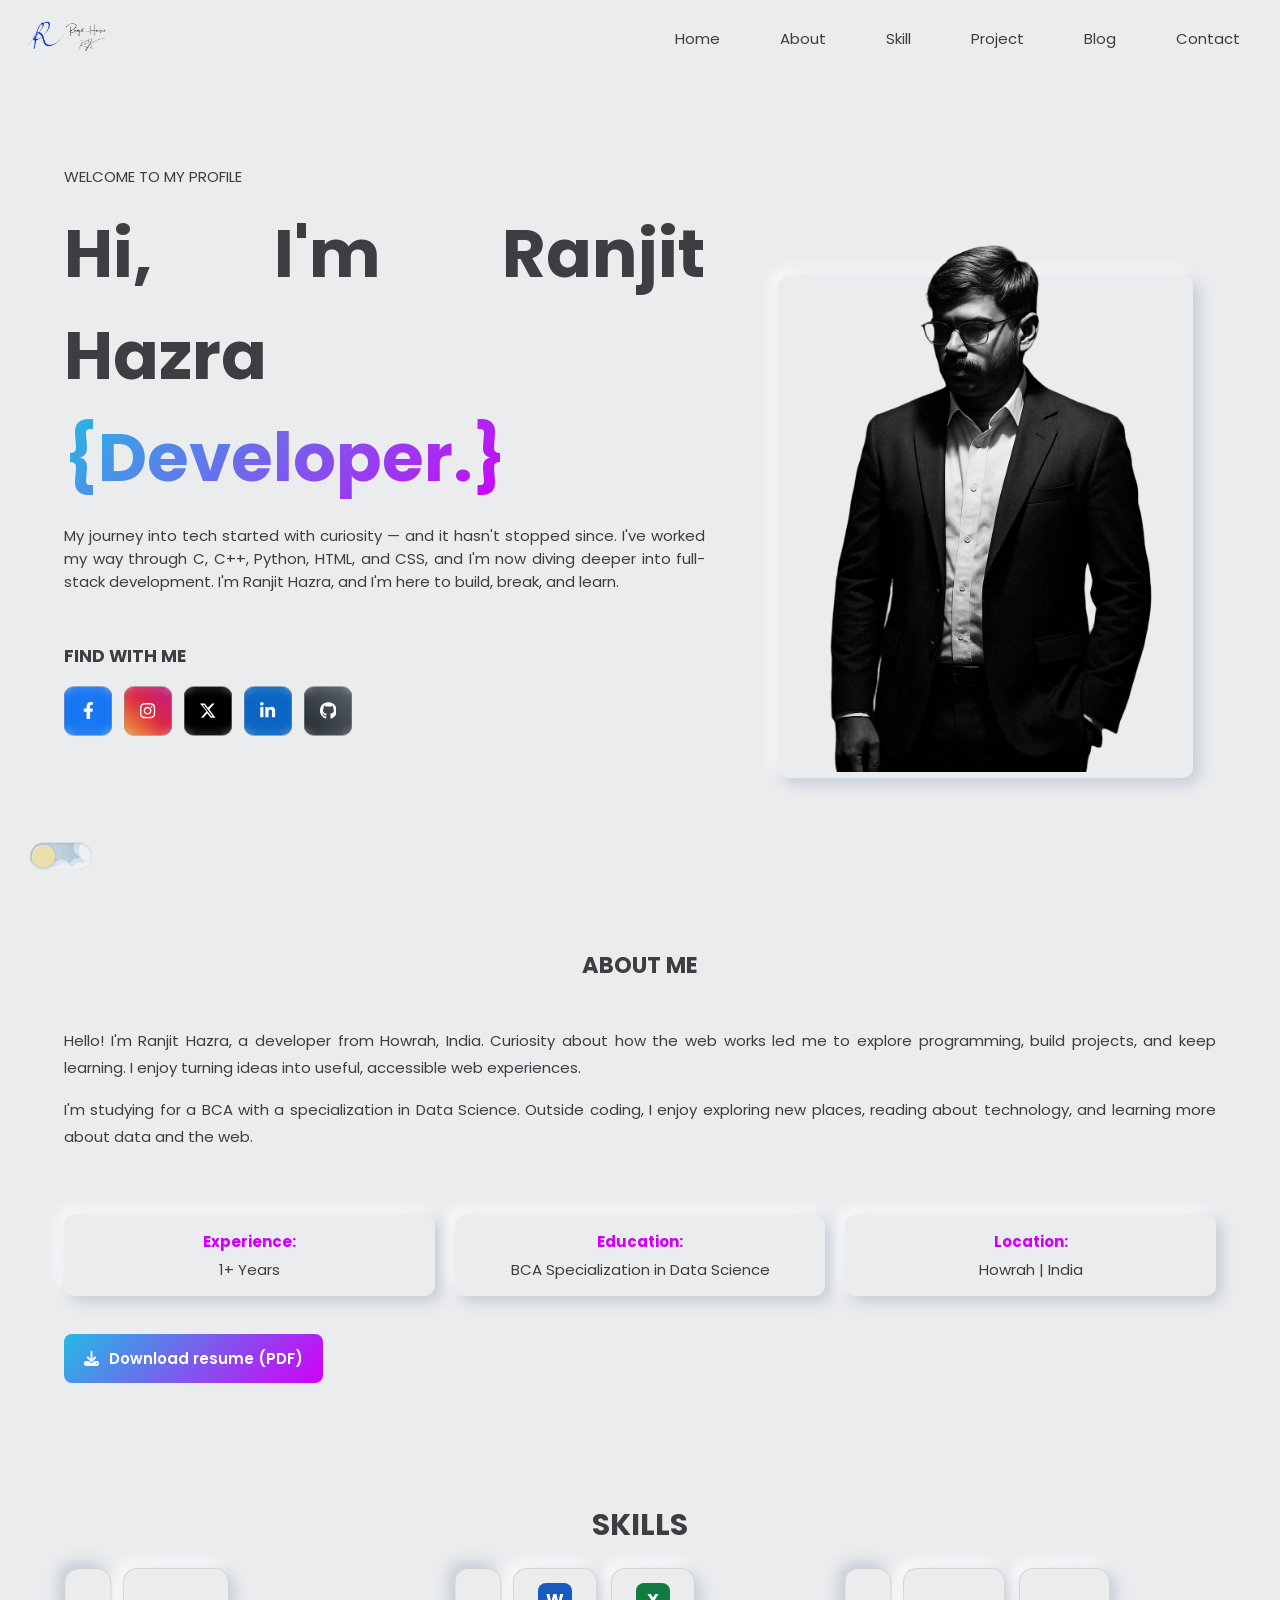
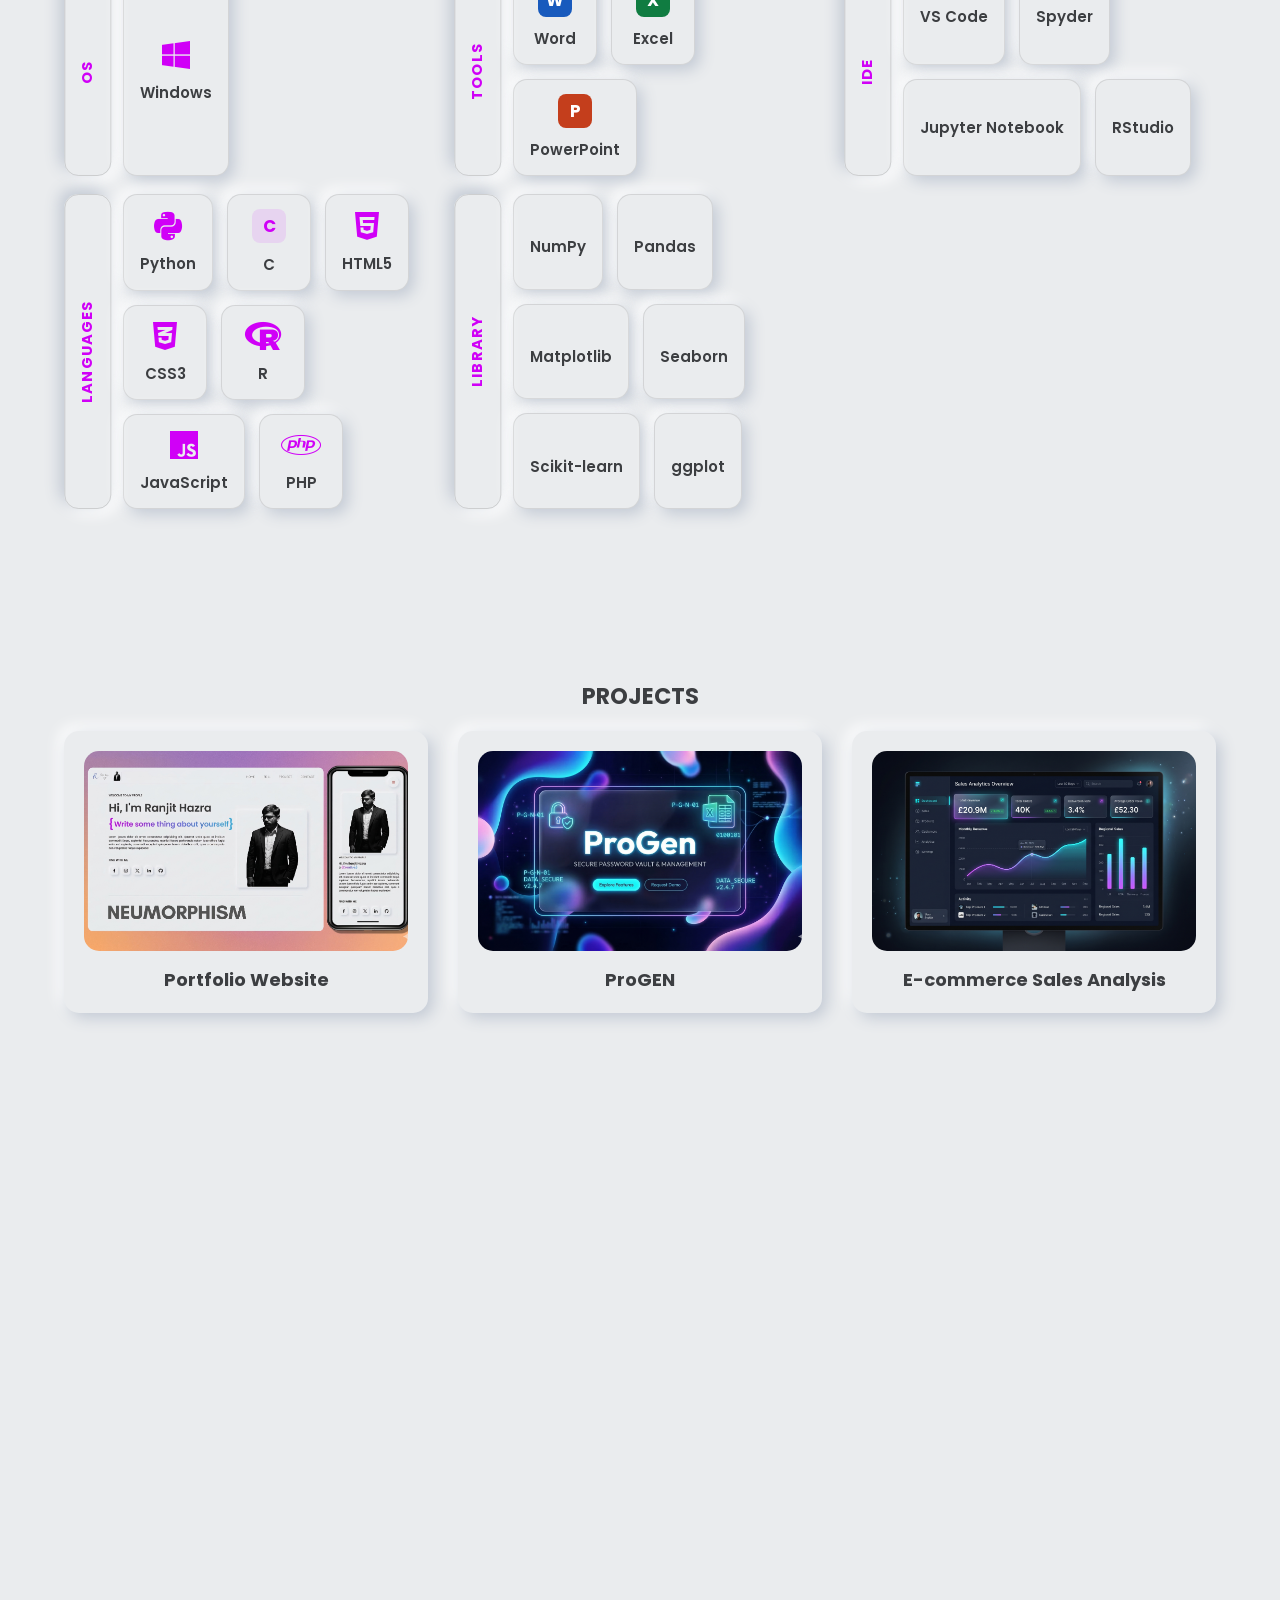
<file: index.html>
<!DOCTYPE html>
<html lang="en">

<head>
    <meta charset="UTF-8">
    <meta http-equiv="X-UA-Compatible" content="IE=edge">
    <meta name="viewport" content="width=device-width, initial-scale=1.0">
    <meta name="description" content="Ranjit Hazra is a developer from Howrah, India, exploring web development, Python, and data science. View selected projects and get in touch.">
    <meta name="keywords" content="Ranjit Hazra, developer, portfolio, Python, web development, data science, data analyst, data analysis, Howrah">
    <meta name="author" content="Ranjit Hazra">
    <meta property="og:type" content="website">
    <meta property="og:title" content="Ranjit Hazra | Developer Portfolio">
    <meta property="og:description" content="Explore Ranjit Hazra's projects, skills, and learning journey in web development and data science.">
    <meta property="og:url" content="https://rednarock016.github.io/Portfolio-website/">
    <meta property="og:image" content="https://rednarock016.github.io/Portfolio-website/Profile%20pic.png">
    <title>Ranjit Hazra | Portfolio</title>
    <link rel="stylesheet" href="style.css">
    <link rel="stylesheet" href="https://cdnjs.cloudflare.com/ajax/libs/font-awesome/6.3.0/css/all.min.css">
    <link href="https://unpkg.com/aos@2.3.1/dist/aos.css" rel="stylesheet">
</head>

<body>
    <!-- Preloader -->
    <div id="preloader">
        <div class="loader-wrapper">
          <span class="loader-letter">G</span>
          <span class="loader-letter">e</span>
          <span class="loader-letter">n</span>
          <span class="loader-letter">e</span>
          <span class="loader-letter">r</span>
          <span class="loader-letter">a</span>
          <span class="loader-letter">t</span>
          <span class="loader-letter">i</span>
          <span class="loader-letter">n</span>
          <span class="loader-letter">g</span>

          <div class="loader"></div>
        </div>
    </div>

    <!-- Theme Toggle -->
    <div class="theme-toggle-wrapper">
        <label class="theme-switch">
          <input type="checkbox" class="theme-switch__checkbox" id="theme-checkbox">
          <div class="theme-switch__container">
            <div class="theme-switch__clouds"></div>
            <div class="theme-switch__stars-container">
              <svg xmlns="http://www.w3.org/2000/svg" viewBox="0 0 144 55" fill="none">
                <path fill-rule="evenodd" clip-rule="evenodd" d="M135.831 3.00688C135.055 3.85027 134.111 4.29946 133 4.35447C134.111 4.40947 135.055 4.85867 135.831 5.71123C136.607 6.55462 136.996 7.56303 136.996 8.72727C136.996 7.95722 137.172 7.25134 137.525 6.59129C137.886 5.93124 138.372 5.39954 138.98 5.00535C139.598 4.60199 140.268 4.39114 141 4.35447C139.88 4.2903 138.936 3.85027 138.16 3.00688C137.384 2.16348 136.996 1.16425 136.996 0C136.996 1.16425 136.607 2.16348 135.831 3.00688ZM31 23.3545C32.1114 23.2995 33.0551 22.8503 33.8313 22.0069C34.6075 21.1635 34.9956 20.1642 34.9956 19C34.9956 20.1642 35.3837 21.1635 36.1599 22.0069C36.9361 22.8503 37.8798 23.2903 39 23.3545C38.2679 23.3911 37.5976 23.602 36.9802 24.0053C36.3716 24.3995 35.8864 24.9312 35.5248 25.5913C35.172 26.2513 34.9956 26.9572 34.9956 27.7273C34.9956 26.563 34.6075 25.5546 33.8313 24.7112C33.0551 23.8587 32.1114 23.4095 31 23.3545ZM0 36.3545C1.11136 36.2995 2.05513 35.8503 2.83131 35.0069C3.6075 34.1635 3.99559 33.1642 3.99559 32C3.99559 33.1642 4.38368 34.1635 5.15987 35.0069C5.93605 35.8503 6.87982 36.2903 8 36.3545C7.26792 36.3911 6.59757 36.602 5.98015 37.0053C5.37155 37.3995 4.88644 37.9312 4.52481 38.5913C4.172 39.2513 3.99559 39.9572 3.99559 40.7273C3.99559 39.563 3.6075 38.5546 2.83131 37.7112C2.05513 36.8587 1.11136 36.4095 0 36.3545ZM56.8313 24.0069C56.0551 24.8503 55.1114 25.2995 54 25.3545C55.1114 25.4095 56.0551 25.8587 56.8313 26.7112C57.6075 27.5546 57.9956 28.563 57.9956 29.7273C57.9956 28.9572 58.172 28.2513 58.5248 27.5913C58.8864 26.9312 59.3716 26.3995 59.9802 26.0053C60.5976 25.602 61.2679 25.3911 62 25.3545C60.8798 25.2903 59.9361 24.8503 59.1599 24.0069C58.3837 23.1635 57.9956 22.1642 57.9956 21C57.9956 22.1642 57.6075 23.1635 56.8313 24.0069ZM81 25.3545C82.1114 25.2995 83.0551 24.8503 83.8313 24.0069C84.6075 23.1635 84.9956 22.1642 84.9956 21C84.9956 22.1642 85.3837 23.1635 86.1599 24.0069C86.9361 24.8503 87.8798 25.2903 89 25.3545C88.2679 25.3911 87.5976 25.602 86.9802 26.0053C86.3716 26.3995 85.8864 26.9312 85.5248 27.5913C85.172 28.2513 84.9956 28.9572 84.9956 29.7273C84.9956 28.563 84.6075 27.5546 83.8313 26.7112C83.0551 25.8587 82.1114 25.4095 81 25.3545ZM136 36.3545C137.111 36.2995 138.055 35.8503 138.831 35.0069C139.607 34.1635 139.996 33.1642 139.996 32C139.996 33.1642 140.384 34.1635 141.16 35.0069C141.936 35.8503 142.88 36.2903 144 36.3545C143.268 36.3911 142.598 36.602 141.98 37.0053C141.372 37.3995 140.886 37.9312 140.525 38.5913C140.172 39.2513 139.996 39.9572 139.996 40.7273C139.996 39.563 139.607 38.5546 138.831 37.7112C138.055 36.8587 137.111 36.4095 136 36.3545ZM101.831 49.0069C101.055 49.8503 100.111 50.2995 99 50.3545C100.111 50.4095 101.055 50.8587 101.831 51.7112C102.607 52.5546 102.996 53.563 102.996 54.7273C102.996 53.9572 103.172 53.2513 103.525 52.5913C103.886 51.9312 104.372 51.3995 104.98 51.0053C105.598 50.602 106.268 50.3911 107 50.3545C105.88 50.2903 104.936 49.8503 104.16 49.0069C103.384 48.1635 102.996 47.1642 102.996 46C102.996 47.1642 102.607 48.1635 101.831 49.0069Z" fill="currentColor"></path>
              </svg>
            </div>
            <div class="theme-switch__circle-container">
              <div class="theme-switch__sun-moon-container">
                <div class="theme-switch__moon">
                  <div class="theme-switch__spot"></div>
                  <div class="theme-switch__spot"></div>
                  <div class="theme-switch__spot"></div>
                </div>
              </div>
            </div>
          </div>
        </label>
    </div>

    <header>
        <div class="logo">
            <img src="assets/Ranjit_Hazra_RK__Flyers__Landscape__-removebg-preview.png"
                alt="logo">
        </div>
        <div class="navDiv">
            <label for="menu">
                <i class="fa-solid fa-bars"></i>
            </label>
        </div>
        <input type="checkbox" id="menu">
        <ul class="nav">
            <label for="menu">
                <i class="fa-solid fa-xmark"></i>
            </label>
            <li><a href="#home">Home</a></li>
            <li><a href="#about">About</a></li>
            <li><a href="#skill">Skill</a></li>
            <li><a href="#project">Project</a></li>
            <li><a href="#blog">Blog</a></li>
            <li><a href="#contact">Contact</a></li>
        </ul>
    </header>

    <div class="container">
        <div class="banner" id="home">
            <div class="content">
                <p>WELCOME TO MY PROFILE</p>
                <h1>
                    Hi, I'm Ranjit Hazra <br />
                    <div class="gradientText">
                        <div class="job" data-job1="{Developer.}" data-job2="{BackEnd.}" data-job3="{FrontEnd.}"></div>
                    </div>
                </h1>
                <p>
                My journey into tech started with curiosity — and it hasn't stopped since. I've worked my way through C, C++, Python, HTML, and CSS, and I'm now diving deeper into full-stack development. I'm Ranjit Hazra, and I'm here to build, break, and learn.
                </p>
                <div class="find">
                    <h3>FIND WITH ME</h3>
                    <div class="social-buttons">

                        <!-- Facebook -->
                        <a href="https://www.facebook.com/profile.php?id=100039845799332" target="_blank">
                            <button class="SBtn fb">
                                <span class="sCont">
                                    <svg fill="white" viewBox="0 0 320 512" height="1.3em" xmlns="http://www.w3.org/2000/svg">
                                        <path d="M279.14 288l14.22-92.66h-88.91V133.47c0-25.35 12.42-50.06 52.24-50.06H293V6.26S259.5 0 227.36 0c-73.22 0-121.08 44.38-121.08 124.72v70.62H22.89V288h83.39v224h102.77V288z"/>
                                    </svg>
                                </span>
                                <span class="sBG"></span>
                            </button>
                        </a>

                        <!-- Instagram -->
                        <a href="https://www.instagram.com/rednarock" target="_blank">
                            <button class="SBtn ig">
                                <span class="sCont">
                                    <svg fill="white" viewBox="0 0 448 512" height="1.3em" xmlns="http://www.w3.org/2000/svg">
                                        <path d="M224.1 141c-63.6 0-114.9 51.3-114.9 114.9s51.3 114.9 114.9 114.9S339 319.5 339 255.9 287.7 141 224.1 141zm0 189.6c-41.1 0-74.7-33.5-74.7-74.7s33.5-74.7 74.7-74.7 74.7 33.5 74.7 74.7-33.6 74.7-74.7 74.7zm146.4-194.3c0 14.9-12 26.8-26.8 26.8-14.9 0-26.8-12-26.8-26.8s12-26.8 26.8-26.8 26.8 12 26.8 26.8zm76.1 27.2c-1.7-35.9-9.9-67.7-36.2-93.9-26.2-26.2-58-34.4-93.9-36.2-37-2.1-147.9-2.1-184.9 0-35.8 1.7-67.6 9.9-93.9 36.1s-34.4 58-36.2 93.9c-2.1 37-2.1 147.9 0 184.9 1.7 35.9 9.9 67.7 36.2 93.9s58 34.4 93.9 36.2c37 2.1 147.9 2.1 184.9 0 35.9-1.7 67.7-9.9 93.9-36.2 26.2-26.2 34.4-58 36.2-93.9 2.1-37 2.1-147.8 0-184.8zM398.8 388c-7.8 19.6-22.9 34.7-42.6 42.6-29.5 11.7-99.5 9-132.1 9s-102.7 2.6-132.1-9c-19.6-7.8-34.7-22.9-42.6-42.6-11.7-29.5-9-99.5-9-132.1s-2.6-102.7 9-132.1c7.8-19.6 22.9-34.7 42.6-42.6 29.5-11.7 99.5-9 132.1-9s102.7-2.6 132.1 9c19.6 7.8 34.7 22.9 42.6 42.6 11.7 29.5 9 99.5 9 132.1s2.7 102.7-9 132.1z"/>
                                    </svg>
                                </span>
                                <span class="sBG"></span>
                            </button>
                        </a>

                        <!-- X (Twitter) -->
                        <a href="https://x.com/anyuse069" target="_blank">
                            <button class="SBtn xtwt">
                                <span class="sCont">
                                    <svg fill="white" viewBox="0 0 24 24" height="1.3em" xmlns="http://www.w3.org/2000/svg">
                                        <path d="M18.244 2.25h3.308l-7.227 8.26 8.502 11.24H16.17l-4.714-6.231-5.401 6.231H2.744l7.73-8.835L1.254 2.25H8.08l4.253 5.622 5.911-5.622zm-1.161 17.52h1.833L7.084 4.126H5.117z"/>
                                    </svg>
                                </span>
                                <span class="sBG"></span>
                            </button>
                        </a>

                        <!-- LinkedIn -->
                        <a href="https://www.linkedin.com/in/ranjit-hazra-64b341323" target="_blank">
                            <button class="SBtn li">
                                <span class="sCont">
                                    <svg fill="white" viewBox="0 0 448 512" height="1.3em" xmlns="http://www.w3.org/2000/svg">
                                        <path d="M100.28 448H7.4V148.9h92.88zM53.79 108.1C24.09 108.1 0 83.5 0 53.8a53.79 53.79 0 0 1 107.58 0c0 29.7-24.1 54.3-53.79 54.3zM447.9 448h-92.68V302.4c0-34.7-.7-79.2-48.29-79.2-48.29 0-55.69 37.7-55.69 76.7V448h-92.78V148.9h89.08v40.8h1.3c12.4-23.5 42.69-48.3 87.88-48.3 94 0 111.28 61.9 111.28 142.3V448z"/>
                                    </svg>
                                </span>
                                <span class="sBG"></span>
                            </button>
                        </a>

                        <!-- GitHub -->
                        <a href="https://github.com/rednarock016" target="_blank">
                            <button class="SBtn gh">
                                <span class="sCont">
                                    <svg fill="white" viewBox="0 0 496 512" height="1.3em" xmlns="http://www.w3.org/2000/svg">
                                        <path d="M165.9 397.4c0 2-2.3 3.6-5.2 3.6-3.3.3-5.6-1.3-5.6-3.6 0-2 2.3-3.6 5.2-3.6 3-.3 5.6 1.3 5.6 3.6zm-31.1-4.5c-.7 2 1.3 4.3 4.3 4.9 2.6 1 5.6 0 6.2-2s-1.3-4.3-4.3-5.2c-2.6-.7-5.5.3-6.2 2.3zm44.2-1.7c-2.9.7-4.9 2.6-4.6 4.9.3 2 2.9 3.3 5.9 2.6 2.9-.7 4.9-2.6 4.6-4.6-.3-1.9-3-3.2-5.9-2.9zM244.8 8C106.1 8 0 113.3 0 252c0 110.9 69.8 205.8 169.5 239.2 12.8 2.3 17.3-5.6 17.3-12.1 0-6.2-.3-40.4-.3-61.4 0 0-70 15-84.7-29.8 0 0-11.4-29.1-27.8-36.6 0 0-22.9-15.7 1.6-15.4 0 0 24.9 2 38.6 25.8 21.9 38.6 58.6 27.5 72.9 20.9 2.3-16 8.8-27.1 16-33.7-55.9-6.2-112.3-14.3-112.3-110.5 0-27.5 7.6-41.3 23.6-58.9-2.6-6.5-11.1-33.3 2.6-67.9 20.9-6.5 69 27 69 27 20-5.6 41.5-8.5 62.8-8.5s42.8 2.9 62.8 8.5c0 0 48.1-33.6 69-27 13.7 34.7 5.2 61.4 2.6 67.9 16 17.7 25.8 31.5 25.8 58.9 0 96.5-58.9 104.2-114.8 110.5 9.2 7.9 17 22.9 17 46.4 0 33.7-.3 75.4-.3 83.6 0 6.5 4.6 14.4 17.3 12.1C428.2 457.8 496 362.9 496 252 496 113.3 383.5 8 244.8 8z"/>
                                    </svg>
                                </span>
                                <span class="sBG"></span>
                            </button>
                        </a>

                    </div>
                </div>
            </div>
            <div class="avatar">
                <img src="assets/Profile pic.png" alt="Profile image">
            </div>
        </div>

        <section id="about" data-aos="fade-up">
            <h1 class="title">ABOUT ME</h1>
            <div class="about-content">
                <div class="about-text">
                    <p>
                    Hello! I'm Ranjit Hazra, a developer from Howrah, India. Curiosity about how the web works led me to explore programming, build projects, and keep learning. I enjoy turning ideas into useful, accessible web experiences.
                    </p>
                    <p>
                    I'm studying for a BCA with a specialization in Data Science. Outside coding, I enjoy exploring new places, reading about technology, and learning more about data and the web.
                    </p>
                </div>
                <div class="about-details">
                    <div class="detail-item">
                        <strong>Experience:</strong> <span>1+ Years</span>
                    </div>
                    <div class="detail-item">
                        <strong>Education:</strong> <span>BCA Specialization in Data Science</span>
                    </div>
                    <div class="detail-item">
                        <strong>Location:</strong> <span>Howrah | India</span>
                    </div>
                </div>
                <div class="about-actions"><a class="action-button" href="assets/Ranjit-Hazra-ATS.pdf" download><i class="fa-solid fa-download" aria-hidden="true"></i> Download resume (PDF)</a></div>
            </div>
        </section>

        <div id="skill">
            <h1 class="title">SKILLS</h1>
            <div class="skills-groups">
                <div class="skill-group" data-aos="fade-up">
                    <h2 class="skill-group-title">OS</h2>
                    <div class="skill-items">
                        <div class="skill-card"><i class="fa-brands fa-windows" aria-hidden="true"></i><span>Windows</span></div>
                    </div>
                </div>
                <div class="skill-group" data-aos="fade-up" data-aos-delay="100">
                    <h2 class="skill-group-title">Tools</h2>
                    <div class="skill-items">
                        <div class="skill-card office-word"><span class="office-mark" aria-hidden="true">W</span><span>Word</span></div>
                        <div class="skill-card office-excel"><span class="office-mark" aria-hidden="true">X</span><span>Excel</span></div>
                        <div class="skill-card office-powerpoint"><span class="office-mark" aria-hidden="true">P</span><span>PowerPoint</span></div>
                    </div>
                </div>
                <div class="skill-group" data-aos="fade-up" data-aos-delay="200">
                    <h2 class="skill-group-title">IDE</h2>
                    <div class="skill-items">
                        <div class="skill-card"><span>VS Code</span></div>
                        <div class="skill-card"><span>Spyder</span></div>
                        <div class ="skill-card"><span>Jupyter Notebook</span></div>
                        <div class ="skill-card"><span>RStudio</span></div>
                    </div>
                </div>
                <div class="skill-group" data-aos="fade-up" data-aos-delay="300" style="justify-content: center;">
                    <h2 class="skill-group-title" >Languages</h2>
                    <div class="skill-items">
                        <div class="skill-card"><i class="fa-brands fa-python" aria-hidden="true"></i><span>Python</span></div>
                        <div class="skill-card"><span class="letter-mark">C</span><span>C</span></div>
                        <div class="skill-card"><i class="fa-brands fa-html5" aria-hidden="true"></i><span>HTML5</span></div>
                        <div class="skill-card"><i class="fa-brands fa-css3-alt" aria-hidden="true"></i><span>CSS3</span></div>
                        <div class="skill-card"><i class="fa-brands fa-r-project"></i><span>R</span></div>
                        <div class="skill-card"><i class="fa-brands fa-js" aria-hidden="true"></i><span>JavaScript</span></div>
                        <div class="skill-card"><i class="fa-brands fa-php" aria-hidden="true"></i><span>PHP</span></div>
                    </div>
                </div>
                <div class="skill-group" data-aos="fade-up" data-aos-delay="400">
                    <h2 class="skill-group-title" >Library</h2>
                    <div class="skill-items">
                        <div class="skill-card"><i class="fa-brands fa-numpy" aria-hidden="true"></i><span>NumPy</span></div>
                        <div class="skill-card"><i class="fa-brands fa-pandas" aria-hidden="true"></i><span>Pandas</span></div>
                        <div class="skill-card"><i class="fa-brands fa-matplotlib" aria-hidden="true"></i><span>Matplotlib</span></div>
                        <div class="skill-card"><i class="fa-brands fa-seaborn" aria-hidden="true"></i><span>Seaborn</span></div>
                        <div class="skill-card"><i class="fa-brands fa-sklearn" aria-hidden="true"></i><span>Scikit-learn</span></div>
                        <div class="skill-card"><i class="fa-brands fa-ggplot2" aria-hidden="true"></i><span>ggplot</span></div>
                    </div>
                </div>
            </div>
        </div>
        <section id="project" data-aos="fade-up">
            <h1 class="title">PROJECTS</h1>
            <div class="listProject">
                <div class="item" data-aos="zoom-in" data-aos-delay="100">
                    <img src="assets/Prortfolio website.png" alt="Portfolio Website">
                    <div class="name">Portfolio Website</div>
                    <div class="overlay">
                        <p class="project-desc">A personal portfolio built to showcase my skills and projects.</p>
                        <div class="tech-stack">
                            <span>HTML5</span>
                            <span>CSS3</span>
                            <span>JS</span>
                        </div>
                        <div class="project-links">
                            <a href="https://rednarock016.github.io/Portfolio-website/" target="_blank" rel="noopener noreferrer" aria-label="Open live portfolio"><i class="fa-solid fa-arrow-up-right-from-square"></i></a>
                            <a href="https://github.com/Rednarock016/Portfolio-website" target="_blank" rel="noopener noreferrer" aria-label="Portfolio source on GitHub"><i class="fa-brands fa-github"></i></a>
                        </div>
                    </div>
                </div>
                <div class="item" data-aos="zoom-in" data-aos-delay="200">
                    <img src="assets/ProGEN.png" alt="ProGEN Password Manager">
                    <div class="name">ProGEN</div>
                    <div class="overlay">
                        <p class="project-desc">A secure password generator and manager to safely store your credentials.</p>
                        <div class="tech-stack">
                            <span>Python</span>
                            <span>Html</span><br>
                            <span>CSS</span>
                            <span>JavaScript</span>
                            <span>Flask</span>
                        </div>
                        <div class="project-links">
                            <a href="https://github.com/Rednarock016/ProGEN" target="_blank" rel="noopener noreferrer" aria-label="Find ProGEN on GitHub"><i class="fa-brands fa-github"></i></a>
                        </div>
                    </div>
                </div>
                <div class="item" data-aos="zoom-in" data-aos-delay="300">
                    <img src="assets/Ecommerce sales analysis pic.png" alt="E-commerce Sales Analysis">
                    <div class="name">E-commerce Sales Analysis</div>
                    <div class="overlay">
                        <p class="project-desc">End-to-end data analytics pipeline analyzing 1M+ transactions with Python & MySQL</p>
                        <div class="tech-stack">
                            <span>Python</span>
                            <span>Pandas</span>
                            <span>MySql</span>
                            <span>Matplotlib</span>
                            <span>Seaborn</span>
                            <span>Power Bi</span>
                        </div>
                        <div class="project-links">
                            <a href="https://github.com/Rednarock016/Ecommerce-sales-analysis" target="_blank" rel="noopener noreferrer" aria-label="Find TaskMaster on GitHub"><i class="fa-brands fa-github"></i></a>
                        </div>
                    </div>
                </div>
                <div class="item" data-aos="zoom-in" data-aos-delay="400">
                    <img src="assets/img4.jpg" alt="Weather Dashboard">
                    <div class="name">Weather Dashboard</div>
                    <div class="overlay">
                        <p class="project-desc">Real-time weather application consuming public APIs.</p>
                        <div class="tech-stack">
                            <span>JavaScript</span>
                            <span>API</span>
                        </div>
                        <div class="project-links">
                            <a href="https://github.com/Rednarock016" target="_blank" rel="noopener noreferrer" aria-label="Find Weather Dashboard on GitHub"><i class="fa-brands fa-github"></i></a>
                        </div>
                    </div>
                </div>
                <div class="item" data-aos="zoom-in" data-aos-delay="500">
                    <img src="assets/img5.jpg" alt="E-Commerce UI">
                    <div class="name">E-Commerce UI</div>
                    <div class="overlay">
                        <p class="project-desc">Modern and responsive frontend for an online store.</p>
                        <div class="tech-stack">
                            <span>HTML5</span>
                            <span>Tailwind</span>
                        </div>
                        <div class="project-links">
                            <a href="https://github.com/Rednarock016" target="_blank" rel="noopener noreferrer" aria-label="Find E-Commerce UI on GitHub"><i class="fa-brands fa-github"></i></a>
                        </div>
                    </div>
                </div>
                <div class="item" data-aos="zoom-in" data-aos-delay="600">
                    <img src="assets/img6.jpg" alt="Chat Application">
                    <div class="name">Chat Application</div>
                    <div class="overlay">
                        <p class="project-desc">Real-time messaging platform with web sockets.</p>
                        <div class="tech-stack">
                            <span>React</span>
                            <span>Socket.IO</span>
                        </div>
                        <div class="project-links">
                            <a href="https://github.com/Rednarock016" target="_blank" rel="noopener noreferrer" aria-label="Find Chat Application on GitHub"><i class="fa-brands fa-github"></i></a>
                        </div>
                    </div>
                </div>
            </div>
        </section>
        <section id="blog" data-aos="fade-up">
            <h1 class="title">LEARNING NOTES</h1>
            <p class="section-intro">A few topics I'm exploring and hope to write about as I learn.</p>
            <div class="blog-grid">
                <article class="blog-card" data-aos="fade-up" data-aos-delay="100">
                    <span class="blog-label">Web development</span>
                    <h2>Building a portfolio with vanilla web technologies</h2>
                    <p>Notes on structuring a responsive page with semantic HTML, CSS, and a little JavaScript.</p>
                </article>
                <article class="blog-card" data-aos="fade-up" data-aos-delay="200">
                    <span class="blog-label">Python</span>
                    <h2>What I'm learning while building with Python</h2>
                    <p>Small experiments, lessons from debugging, and ideas for making projects more useful.</p>
                </article>
                <article class="blog-card" data-aos="fade-up" data-aos-delay="300">
                    <span class="blog-label">Data science</span>
                    <h2>Getting started with data analysis</h2>
                    <p>A learning log for exploring Python's data tools as part of my BCA studies.</p>
                </article>
            </div>
        </section>
        <section id="contact" data-aos="fade-up"">
            <h1 class="title">Contact</h1>
            <p class="section-intro">Have a question or an opportunity in mind? Send me a message.</p>
            <form class="contact-form" action="https://formspree.io/f/mgaaldgn" method="POST">
                <label for="contact-name">Name</label><input id="contact-name" name="name" autocomplete="name" required>
                <label for="contact-email">Email</label><input id="contact-email" name="email" type="email" autocomplete="email" required>
                <label for="contact-message">Message</label><textarea id="contact-message" name="message" rows="5" required></textarea>
                <button class="action-button" type="submit">Send message <i class="fa-solid fa-paper-plane" aria-hidden="true"></i></button>
            </form>
            <div class="contact-social">

                <!-- Facebook -->
                <a href="https://www.facebook.com/profile.php?id=100039845799332" target="_blank">
                    <button class="SBtn fb">
                        <span class="sCont">
                            <svg fill="white" viewBox="0 0 320 512" height="1.3em" xmlns="http://www.w3.org/2000/svg">
                                <path d="M279.14 288l14.22-92.66h-88.91V133.47c0-25.35 12.42-50.06 52.24-50.06H293V6.26S259.5 0 227.36 0c-73.22 0-121.08 44.38-121.08 124.72v70.62H22.89V288h83.39v224h102.77V288z"/>
                            </svg>
                        </span>
                        <span class="sBG"></span>
                    </button>
                </a>

                <!-- Instagram -->
                <a href="https://www.instagram.com/rednarock" target="_blank">
                    <button class="SBtn ig">
                        <span class="sCont">
                            <svg fill="white" viewBox="0 0 448 512" height="1.3em" xmlns="http://www.w3.org/2000/svg">
                                <path d="M224.1 141c-63.6 0-114.9 51.3-114.9 114.9s51.3 114.9 114.9 114.9S339 319.5 339 255.9 287.7 141 224.1 141zm0 189.6c-41.1 0-74.7-33.5-74.7-74.7s33.5-74.7 74.7-74.7 74.7 33.5 74.7 74.7-33.6 74.7-74.7 74.7zm146.4-194.3c0 14.9-12 26.8-26.8 26.8-14.9 0-26.8-12-26.8-26.8s12-26.8 26.8-26.8 26.8 12 26.8 26.8zm76.1 27.2c-1.7-35.9-9.9-67.7-36.2-93.9-26.2-26.2-58-34.4-93.9-36.2-37-2.1-147.9-2.1-184.9 0-35.8 1.7-67.6 9.9-93.9 36.1s-34.4 58-36.2 93.9c-2.1 37-2.1 147.9 0 184.9 1.7 35.9 9.9 67.7 36.2 93.9s58 34.4 93.9 36.2c37 2.1 147.9 2.1 184.9 0 35.9-1.7 67.7-9.9 93.9-36.2 26.2-26.2 34.4-58 36.2-93.9 2.1-37 2.1-147.8 0-184.8zM398.8 388c-7.8 19.6-22.9 34.7-42.6 42.6-29.5 11.7-99.5 9-132.1 9s-102.7 2.6-132.1-9c-19.6-7.8-34.7-22.9-42.6-42.6-11.7-29.5-9-99.5-9-132.1s-2.6-102.7 9-132.1c7.8-19.6 22.9-34.7 42.6-42.6 29.5-11.7 99.5-9 132.1-9s102.7-2.6 132.1 9c19.6 7.8 34.7 22.9 42.6 42.6 11.7 29.5 9 99.5 9 132.1s2.7 102.7-9 132.1z"/>
                            </svg>
                        </span>
                        <span class="sBG"></span>
                    </button>
                </a>

                <!-- X (Twitter) -->
                <a href="https://x.com/anyuse069" target="_blank">
                    <button class="SBtn xtwt">
                        <span class="sCont">
                            <svg fill="white" viewBox="0 0 24 24" height="1.3em" xmlns="http://www.w3.org/2000/svg">
                                <path d="M18.244 2.25h3.308l-7.227 8.26 8.502 11.24H16.17l-4.714-6.231-5.401 6.231H2.744l7.73-8.835L1.254 2.25H8.08l4.253 5.622 5.911-5.622zm-1.161 17.52h1.833L7.084 4.126H5.117z"/>
                            </svg>
                        </span>
                        <span class="sBG"></span>
                    </button>
                </a>

                <!-- LinkedIn -->
                <a href="https://www.linkedin.com/in/ranjit-hazra-64b341323" target="_blank">
                    <button class="SBtn li">
                        <span class="sCont">
                            <svg fill="white" viewBox="0 0 448 512" height="1.3em" xmlns="http://www.w3.org/2000/svg">
                                <path d="M100.28 448H7.4V148.9h92.88zM53.79 108.1C24.09 108.1 0 83.5 0 53.8a53.79 53.79 0 0 1 107.58 0c0 29.7-24.1 54.3-53.79 54.3zM447.9 448h-92.68V302.4c0-34.7-.7-79.2-48.29-79.2-48.29 0-55.69 37.7-55.69 76.7V448h-92.78V148.9h89.08v40.8h1.3c12.4-23.5 42.69-48.3 87.88-48.3 94 0 111.28 61.9 111.28 142.3V448z"/>
                            </svg>
                        </span>
                        <span class="sBG"></span>
                    </button>
                </a>

                <!-- GitHub -->
                <a href="https://github.com/rednarock016" target="_blank">
                    <button class="SBtn gh">
                        <span class="sCont">
                            <svg fill="white" viewBox="0 0 496 512" height="1.3em" xmlns="http://www.w3.org/2000/svg">
                                <path d="M165.9 397.4c0 2-2.3 3.6-5.2 3.6-3.3.3-5.6-1.3-5.6-3.6 0-2 2.3-3.6 5.2-3.6 3-.3 5.6 1.3 5.6 3.6zm-31.1-4.5c-.7 2 1.3 4.3 4.3 4.9 2.6 1 5.6 0 6.2-2s-1.3-4.3-4.3-5.2c-2.6-.7-5.5.3-6.2 2.3zm44.2-1.7c-2.9.7-4.9 2.6-4.6 4.9.3 2 2.9 3.3 5.9 2.6 2.9-.7 4.9-2.6 4.6-4.6-.3-1.9-3-3.2-5.9-2.9zM244.8 8C106.1 8 0 113.3 0 252c0 110.9 69.8 205.8 169.5 239.2 12.8 2.3 17.3-5.6 17.3-12.1 0-6.2-.3-40.4-.3-61.4 0 0-70 15-84.7-29.8 0 0-11.4-29.1-27.8-36.6 0 0-22.9-15.7 1.6-15.4 0 0 24.9 2 38.6 25.8 21.9 38.6 58.6 27.5 72.9 20.9 2.3-16 8.8-27.1 16-33.7-55.9-6.2-112.3-14.3-112.3-110.5 0-27.5 7.6-41.3 23.6-58.9-2.6-6.5-11.1-33.3 2.6-67.9 20.9-6.5 69 27 69 27 20-5.6 41.5-8.5 62.8-8.5s42.8 2.9 62.8 8.5c0 0 48.1-33.6 69-27 13.7 34.7 5.2 61.4 2.6 67.9 16 17.7 25.8 31.5 25.8 58.9 0 96.5-58.9 104.2-114.8 110.5 9.2 7.9 17 22.9 17 46.4 0 33.7-.3 75.4-.3 83.6 0 6.5 4.6 14.4 17.3 12.1C428.2 457.8 496 362.9 496 252 496 113.3 383.5 8 244.8 8z"/>
                            </svg>
                        </span>
                        <span class="sBG"></span>
                    </button>
                </a>

            </div>
        </section>
    </div>

    <!-- Back to Top Button -->
    <a href="#home" id="back-to-top" class="back-to-top">
        <i class="fa-solid fa-arrow-up"></i>
    </a>

    <!-- AOS JS -->
    <script src="https://unpkg.com/aos@2.3.1/dist/aos.js"></script>
    <script src="script.js"></script>
</body>

</html>
</file>
<file: style.css>
@import url('https://fonts.googleapis.com/css2?family=Poppins:wght@200;300;400;500;600&display=swap');
html{
    scroll-behavior: smooth;
}
:root{
    --light: #eaecee;
    --color-text: #3c3e41;
    --box-shadow: 
    5px 5px 15px #c1c8d3, 
    -5px -5px 15px #ffffff;
    --gradient-bg: linear-gradient(-45deg, #D000F7, #24BAE3);
}
.dark-mode {
    --light: #1e1e24;
    --color-text: #faf8f8;
    --box-shadow: 
    5px 5px 15px #141418, 
    -5px -5px 15px #282830;
    --gradient-bg: linear-gradient(-45deg, #FF007A, #7928CA);
}
a{
    color: var(--color-text);
    text-decoration: none;
}
body{
    margin: 0;
    background-color: var(--light);
    color: var(--color-text);
    font-family: 'Poppins', sans-serif;
    font-size: 15px;
}
header{
    position: fixed;
    top: 0;
    width: calc(100% - 20px);
    padding: 10px;
    border-bottom: 1px solid var(--light);
    display: grid;
    grid-template-columns: 30% 70%;
    background-color: var(--light);
    z-index: 1;
}
header .logo img{
    height: 50px;
}
header ul{
    margin: 0;
    list-style: none;
    display: flex;
    height: 100%;
    justify-content: end;
    align-items: center;
}
header ul li{
    padding: 0 30px;
}
.container{
    width: 1200px;
    max-width: 90%;
    margin: auto;
}
.banner{
    margin-top: 150px;
    display: grid;
    grid-template-columns: 60% 40%;
    border-bottom: 1px solid var(--light);
    padding-bottom: 50px;
}
.banner .content{
    text-align: justify;
    padding-right: 50px;
}
.banner .content h1{
    font-size: 4.5em;
    margin: 0;
}
.gradientText{
  display: inline-block;
    background: var(--gradient-bg);
  -webkit-background-clip: text;
  background-clip: text;
  -webkit-text-fill-color: transparent;
}
.job{
   display: inline-block;
}
.job::before{
    content: attr(data-job1);
    overflow: hidden;
    display: inline-flex;
    animation: effectText 1s linear infinite alternate,
    changeText 6s linear infinite;
}
@keyframes effectText{
    from{
        max-width: 0;
    }
    to{
        max-width: 500px;
    }
}
@keyframes changeText{
    0%, 33% {
    content: attr(data-job1);
  }
  34%, 66% {
    content: attr(data-job2);
  }
  67%, 100% {
    content: attr(data-job3);
  }
}
.find{
    margin-top: 50px;
}
.find ul{
    padding: 0;
    list-style: none;
    display: flex;
}
.find ul li{
    width: 50px;
    height: 50px;
    box-shadow: var(--box-shadow);
    margin: 10px;
    border-radius: 10px;
    display: flex;
    justify-content: center;
    align-items: center;
    cursor: pointer;
    transition: 0.5s;
}
.find ul li:hover{
    color: #fff;
    background-image: var(--gradient-bg);
}
.banner .avatar{
    position:relative;
    height: max-content;
    text-align: center;
}
.banner .avatar::before{
    position: absolute;
    width: 90%;
    height: 80%;
    content: '';
    z-index: -1;
    bottom: 0;
    border-radius: 10px;
    box-shadow: var(--box-shadow);
}
.banner img{
    width: 90%;
}
header .navDiv,
header .nav label,
header input{
    display: none;
}
.title{
    text-align: center;
    padding-top: 100px;
}
.listSkill{
    display: grid;
    grid-template-columns: repeat(2, 1fr);
    gap: 20px 20px;
    border-bottom: 1px solid var(--light);
    padding-bottom: 50px;
}
.listSkill .evaluate{
    width: 100%;
    height: 20px;
    box-shadow: var(--box-shadow);
    border-radius: 10px;
    margin-top: 20px;
    position: relative;
}
.listSkill .evaluate::before{
    position: absolute;
    height: 100%;
    width: var(--point);
    background-image: var(--gradient-bg);
    content: '';
    border-radius: 10px;
}

/* Skills: grouped icon tiles inspired by the supplied sketch */
.skills-groups {
    display: grid;
    grid-template-columns: repeat(3, minmax(0, 1fr));
    align-items: stretch;
    gap: 18px;
    width: 100%;
    box-sizing: border-box;
    padding-bottom: 50px;
    border-bottom: 1px solid var(--light);
    justify-content: stretch;
}
.skill-group {
    display: flex;
    align-items: stretch;
    gap: 12px;
    min-width: 0;
    max-width: 100%;
    width: 100%;
    box-sizing: border-box;
}
.skill-group-title {
    margin: 0;
    padding: 18px 12px;
    display: flex;
    align-items: center;
    justify-content: center;
    text-align: center;
    text-transform: uppercase;
    writing-mode: vertical-rl;
    transform: rotate(180deg);
    letter-spacing: .08em;
    font-size: .92rem;
    line-height: 1.45;
    border: 1px solid rgba(128, 128, 128, .28);
    border-radius: 14px;
    box-shadow: var(--box-shadow);
    color: #D000F7;
}
#skill { scroll-margin-top: 90px; }
.skill-items {
    display: flex;
    flex-wrap: wrap;
    align-items: stretch;
    gap: 14px;
    min-width: 0;
    flex: 1;
}

@media screen and (max-width: 1024px) {
    .skills-groups { grid-template-columns: repeat(2, minmax(0, 1fr)); }
}
.skill-card {
    min-width: 50px;
    min-height: 50px;
    padding: 14px 16px;
    display: flex;
    flex-direction: column;
    justify-content: center;
    align-items: center;
    gap: 10px;
    text-align: center;
    border: 1px solid rgba(128, 128, 128, .22);
    border-radius: 14px;
    background: var(--light);
    box-shadow: var(--box-shadow);
    font-weight: 600;
    transition: transform .2s ease, border-color .2s ease;
}
.skill-card:hover {
    transform: translateY(-4px);
    border-color: #D000F7;
}
.skill-card > i {
    font-size: 2rem;
    color: #D000F7;
}
.office-mark, .letter-mark {
    width: 34px;
    height: 34px;
    display: grid;
    place-items: center;
    border-radius: 8px;
    color: #fff;
    background: #185abd;
    font-size: 1.05rem;
    font-weight: 700;
}
.office-excel .office-mark { background: #107c41; }
.office-powerpoint .office-mark { background: #c43e1c; }
.letter-mark { color: #D000F7; background: rgba(208, 0, 247, .1); }

.listProject{
    display: grid;
    grid-template-columns: repeat(3, 1fr);
    gap: 30px;
    border-bottom: 1px solid var(--light);
    padding-bottom: 50px;
}
.listProject .item{
    text-align: center;
    box-shadow: var(--box-shadow);
    padding: 20px;
    border-radius: 15px;
    position: relative;
    overflow: hidden;
    transition: 0.3s;
    display: flex;
    flex-direction: column;
}
.listProject .item img{
    width: 100%;
    border-radius: 15px;
    transition: 0.4s;
    height: 200px;
    object-fit: cover;
}
.listProject .item .name {
    margin-top: 15px;
    font-weight: bold;
    font-size: large;
    z-index: 1;
    position: relative;
}
.listProject .item .overlay {
    position: absolute;
    top: 0; left: 0; width: 100%; height: 100%;
    background: rgba(0, 0, 0, 0.85);
    color: #fff;
    display: flex;
    flex-direction: column;
    justify-content: center;
    align-items: center;
    padding: 20px;
    box-sizing: border-box;
    opacity: 0;
    transition: 0.4s ease-in-out;
    transform: translateY(20px);
}
.listProject .item:hover .overlay {
    opacity: 1;
    transform: translateY(0);
}
.listProject .item:hover img {
    transform: scale(1.05);
}
.project-desc {
    font-size: 0.9rem;
    margin-bottom: 10px;
}
.tech-stack {
    display: flex; gap: 10px; flex-wrap: wrap; justify-content: center; margin-bottom: 15px;
}
.tech-stack span {
    background: var(--gradient-bg);
    padding: 3px 10px;
    border-radius: 20px;
    font-size: 0.75rem;
    font-weight: bold;
    color: #fff;
}
.project-links a {
    color: #fff;
    font-size: 1.5rem;
    margin: 0 10px;
    transition: 0.3s;
}
.project-links a:hover {
    color: #D000F7;
    transform: scale(1.2);
}
.contact{
    padding: 0;
    list-style: none;
    display: flex;
    justify-content: center;
    align-items: center;
    margin-top: 50px;
}
.contact li{
    width: 50px;
    height: 50px;
    margin: 20px;
    box-shadow: var(--box-shadow);
    display: flex;
    justify-content: center;
    align-items: center;
    border-radius: 5px;
    transition: 0.5s;
}
.contact li:hover{
    background-image: var(--gradient-bg);
    color: #fff;
}
/* ── Animated Social Buttons ── */
.social-buttons {
    display: flex;
    flex-wrap: wrap;
    gap: 12px;
    margin-top: 15px;
}
.social-buttons a,
.contact-social a {
    text-decoration: none;
}
.SBtn {
    width: 48px;
    height: 48px;
    display: flex;
    align-items: center;
    justify-content: center;
    border: none;
    background-color: transparent;
    position: relative;
    border-radius: 7px;
    cursor: pointer;
    transition: all .3s;
    padding: 0;
}
.sCont {
    width: 100%;
    height: 100%;
    display: flex;
    align-items: center;
    justify-content: center;
    background-color: transparent;
    backdrop-filter: blur(4px);
    border-radius: 10px;
    transition: all .3s;
    border: 1px solid rgba(156, 156, 156, 0.466);
}
.sBG {
    position: absolute;
    width: 100%;
    height: 100%;
    z-index: -1;
    border-radius: 9px;
    pointer-events: none;
    transition: all .3s;
}
.SBtn:hover .sBG  { transform: rotate(35deg); transform-origin: bottom; }
.SBtn:hover .sCont { background-color: rgba(156, 156, 156, 0.35); }

.SBtn.fb   .sBG  { background: #1877F2; }
.SBtn.ig   .sBG  { background: linear-gradient(45deg, #f09433 0%, #e6683c 25%, #dc2743 50%, #cc2366 75%, #bc1888 100%); }
.SBtn.xtwt .sBG  { background: #000000; }
.SBtn.li   .sBG  { background: #0A66C2; }
.SBtn.gh   .sBG  { background: linear-gradient(45deg, #24292e, #57606a); }

.contact-social {
    display: flex;
    justify-content: center;
    align-items: center;
    flex-wrap: wrap;
    gap: 16px;
    margin-top: 50px;
    padding-bottom: 60px;
}

/* About Section Enhancements */
.about-content {
    display: flex;
    flex-direction: column;
    gap: 30px;
    margin-top: 30px;
}
.about-text {
    line-height: 1.8;
    text-align: justify;
}
.about-details {
    display: flex;
    justify-content: space-between;
    flex-wrap: wrap;
    gap: 20px;
    margin-top: 20px;
}
.about-actions { margin-top: 8px; }
.action-button {
    display: inline-flex; align-items: center; justify-content: center; gap: 10px;
    border: 0; border-radius: 8px; padding: 13px 20px; color: #fff;
    background: var(--gradient-bg); font: inherit; font-weight: 600; cursor: pointer;
}
.action-button:hover { transform: translateY(-2px); }
.section-intro { max-width: 700px; margin: 0 auto 28px; text-align: center; line-height: 1.7; }
.contact-form { max-width: 680px; margin: 0 auto 35px; padding: 28px; display: grid; gap: 10px; border-radius: 14px; box-shadow: var(--box-shadow); }
.contact-form label { font-weight: 600; }
.contact-form input, .contact-form textarea { width: 100%; box-sizing: border-box; padding: 12px 14px; border: 1px solid #aab0b8; border-radius: 7px; background: var(--light); color: var(--color-text); font: inherit; }
.contact-form textarea { resize: vertical; }
.contact-form .action-button { justify-self: start; margin-top: 8px; }
.form-note { margin: 4px 0 0; font-size: .82rem; opacity: .8; }
.blog-grid { display: grid; grid-template-columns: repeat(3, minmax(0, 1fr)); gap: 20px; padding-bottom: 45px; }
.blog-card { padding: 24px; border-radius: 12px; box-shadow: var(--box-shadow); }
.blog-card h2 { font-size: 1.15rem; line-height: 1.45; }
.blog-card p { line-height: 1.7; }
.blog-label { color: #a000c0; font-weight: 600; font-size: .85rem; }
section[id] { scroll-margin-top: 85px; }
.detail-item {
    background: var(--light);
    box-shadow: var(--box-shadow);
    padding: 15px 30px;
    border-radius: 10px;
    flex: 1;
    text-align: center;
    min-width: 200px;
}
.detail-item strong {
    display: block;
    margin-bottom: 5px;
    color: #D000F7;
}

/* Preloader */
#preloader {
    position: fixed;
    top: 0; left: 0; width: 100%; height: 100%;
    background: var(--light);
    display: flex;
    justify-content: center;
    align-items: center;
    z-index: 9999;
    transition: opacity 0.5s ease;
}
.loader-wrapper {
  position: relative;
  display: flex;
  align-items: center;
  justify-content: center;
  height: 120px;
  width: auto;
  margin: 2rem;

  font-family: "Poppins", sans-serif;
  font-size: 1.6em;
  font-weight: 600;
  user-select: none;
  color: var(--color-text); /* Updated to use theme variable */

  scale: 2;
}

.loader {
  position: absolute;
  top: 0;
  left: 0;
  height: 100%;
  width: 100%;
  z-index: 1;

  background-color: transparent;
  mask: repeating-linear-gradient(
    90deg,
    transparent 0,
    transparent 6px,
    black 6px,
    black 9px
  );
  -webkit-mask: repeating-linear-gradient(
    90deg,
    transparent 0,
    transparent 6px,
    black 6px,
    black 9px
  );
}

.loader::after {
  content: "";
  position: absolute;
  top: 0;
  left: 0;
  width: 100%;
  height: 100%;

  background-image: radial-gradient(circle at 50% 50%, #ff0 0%, transparent 50%),
    radial-gradient(circle at 45% 45%, #f00 0%, transparent 45%),
    radial-gradient(circle at 55% 55%, #0ff 0%, transparent 45%),
    radial-gradient(circle at 45% 55%, #0f0 0%, transparent 45%),
    radial-gradient(circle at 55% 45%, #00f 0%, transparent 45%);
  mask: radial-gradient(
    circle at 50% 50%,
    transparent 0%,
    transparent 10%,
    black 25%
  );
  -webkit-mask: radial-gradient(
    circle at 50% 50%,
    transparent 0%,
    transparent 10%,
    black 25%
  );
  animation:
    transform-animation 2s infinite alternate,
    opacity-animation 4s infinite;
  animation-timing-function: cubic-bezier(0.6, 0.8, 0.5, 1);
}

@keyframes transform-animation {
  0% {
    transform: translate(-55%);
  }
  100% {
    transform: translate(55%);
  }
}

@keyframes opacity-animation {
  0%,
  100% {
    opacity: 0;
  }
  15% {
    opacity: 1;
  }
  65% {
    opacity: 0;
  }
}

.loader-letter {
  display: inline-block;
  opacity: 0;
  animation: loader-letter-anim 4s infinite linear;
  z-index: 2;
}

.loader-letter:nth-child(1) {
  animation-delay: 0.1s;
}
.loader-letter:nth-child(2) {
  animation-delay: 0.205s;
}
.loader-letter:nth-child(3) {
  animation-delay: 0.31s;
}
.loader-letter:nth-child(4) {
  animation-delay: 0.415s;
}
.loader-letter:nth-child(5) {
  animation-delay: 0.521s;
}
.loader-letter:nth-child(6) {
  animation-delay: 0.626s;
}
.loader-letter:nth-child(7) {
  animation-delay: 0.731s;
}
.loader-letter:nth-child(8) {
  animation-delay: 0.837s;
}
.loader-letter:nth-child(9) {
  animation-delay: 0.942s;
}
.loader-letter:nth-child(10) {
  animation-delay: 1.047s;
}

.spyder-logo {
  width: 48px;
  height: 48px;
  fill: #FF2E2E; /* Official Spyder Accent Red, or use currentColor to inherit text color */
  transition: fill 0.3s ease;
}

.spyder-logo:hover {
  fill: #cc0000; /* Darker red shade on hover */
}


@keyframes loader-letter-anim {
  0% {
    filter: blur(0px);
    opacity: 0;
  }
  5% {
    opacity: 1;
    text-shadow: 0 0 4px #8d8379;
    filter: blur(0px);
    transform: scale(1.1) translateY(-2px);
  }
  20% {
    opacity: 0.2;
    filter: blur(0px);
  }
  100% {
    filter: blur(5px);
    opacity: 0;
  }
}

/* Theme Toggle */
.theme-toggle-wrapper {
    position: fixed;
    bottom: 30px;
    left: 30px;
    z-index: 1000;
    opacity: 0.35;
    transition: opacity 0.3s ease-in-out;
}

.theme-toggle-wrapper:hover,
.theme-toggle-wrapper:focus-within {
    opacity: 1;
}

.theme-switch {
  --toggle-size: 11px; /* Scaled down slightly to fit the corner better, can be adjusted */
  --container-width: 5.625em;
  --container-height: 2.5em;
  --container-radius: 6.25em;
  /* radius 0 - minecraft mode :) */
  --container-light-bg: #3D7EAE;
  --container-night-bg: #1D1F2C;
  --circle-container-diameter: 3.375em;
  --sun-moon-diameter: 2.125em;
  --sun-bg: #ECCA2F;
  --moon-bg: #C4C9D1;
  --spot-color: #959DB1;
  --circle-container-offset: calc((var(--circle-container-diameter) - var(--container-height)) / 2 * -1);
  --stars-color: #fff;
  --clouds-color: #F3FDFF;
  --back-clouds-color: #AACADF;
  --transition: .5s cubic-bezier(0, -0.02, 0.4, 1.25);
  --circle-transition: .3s cubic-bezier(0, -0.02, 0.35, 1.17);
}

.theme-switch, .theme-switch *, .theme-switch *::before, .theme-switch *::after {
  -webkit-box-sizing: border-box;
  box-sizing: border-box;
  margin: 0;
  padding: 0;
  font-size: var(--toggle-size);
}

.theme-switch__container {
  width: var(--container-width);
  height: var(--container-height);
  background-color: var(--container-light-bg);
  border-radius: var(--container-radius);
  overflow: hidden;
  cursor: pointer;
  -webkit-box-shadow: 0em -0.062em 0.062em rgba(0, 0, 0, 0.25), 0em 0.062em 0.125em rgba(255, 255, 255, 0.94);
  box-shadow: 0em -0.062em 0.062em rgba(0, 0, 0, 0.25), 0em 0.062em 0.125em rgba(255, 255, 255, 0.94);
  -webkit-transition: var(--transition);
  -o-transition: var(--transition);
  transition: var(--transition);
  position: relative;
}

.theme-switch__container::before {
  content: "";
  position: absolute;
  z-index: 1;
  inset: 0;
  -webkit-box-shadow: 0em 0.05em 0.187em rgba(0, 0, 0, 0.25) inset, 0em 0.05em 0.187em rgba(0, 0, 0, 0.25) inset;
  box-shadow: 0em 0.05em 0.187em rgba(0, 0, 0, 0.25) inset, 0em 0.05em 0.187em rgba(0, 0, 0, 0.25) inset;
  border-radius: var(--container-radius);
}

.theme-switch__checkbox {
  display: none;
}

.theme-switch__circle-container {
  width: var(--circle-container-diameter);
  height: var(--circle-container-diameter);
  background-color: rgba(255, 255, 255, 0.1);
  position: absolute;
  left: var(--circle-container-offset);
  top: var(--circle-container-offset);
  border-radius: var(--container-radius);
  -webkit-box-shadow: inset 0 0 0 3.375em rgba(255, 255, 255, 0.1), inset 0 0 0 3.375em rgba(255, 255, 255, 0.1), 0 0 0 0.625em rgba(255, 255, 255, 0.1), 0 0 0 1.25em rgba(255, 255, 255, 0.1);
  box-shadow: inset 0 0 0 3.375em rgba(255, 255, 255, 0.1), inset 0 0 0 3.375em rgba(255, 255, 255, 0.1), 0 0 0 0.625em rgba(255, 255, 255, 0.1), 0 0 0 1.25em rgba(255, 255, 255, 0.1);
  display: -webkit-box;
  display: -ms-flexbox;
  display: flex;
  -webkit-transition: var(--circle-transition);
  -o-transition: var(--circle-transition);
  transition: var(--circle-transition);
  pointer-events: none;
}

.theme-switch__sun-moon-container {
  pointer-events: auto;
  position: relative;
  z-index: 2;
  width: var(--sun-moon-diameter);
  height: var(--sun-moon-diameter);
  margin: auto;
  border-radius: var(--container-radius);
  background-color: var(--sun-bg);
  -webkit-box-shadow: 0.062em 0.062em 0.062em 0em rgba(254, 255, 239, 0.61) inset, 0em -0.062em 0.062em 0em #a1872a inset;
  box-shadow: 0.062em 0.062em 0.062em 0em rgba(254, 255, 239, 0.61) inset, 0em -0.062em 0.062em 0em #a1872a inset;
  -webkit-filter: drop-shadow(0.062em 0.125em 0.125em rgba(0, 0, 0, 0.25)) drop-shadow(0em 0.062em 0.125em rgba(0, 0, 0, 0.25));
  filter: drop-shadow(0.062em 0.125em 0.125em rgba(0, 0, 0, 0.25)) drop-shadow(0em 0.062em 0.125em rgba(0, 0, 0, 0.25));
  overflow: hidden;
  -webkit-transition: var(--transition);
  -o-transition: var(--transition);
  transition: var(--transition);
}

.theme-switch__moon {
  -webkit-transform: translateX(100%);
  -ms-transform: translateX(100%);
  transform: translateX(100%);
  width: 100%;
  height: 100%;
  background-color: var(--moon-bg);
  border-radius: inherit;
  -webkit-box-shadow: 0.062em 0.062em 0.062em 0em rgba(254, 255, 239, 0.61) inset, 0em -0.062em 0.062em 0em #969696 inset;
  box-shadow: 0.062em 0.062em 0.062em 0em rgba(254, 255, 239, 0.61) inset, 0em -0.062em 0.062em 0em #969696 inset;
  -webkit-transition: var(--transition);
  -o-transition: var(--transition);
  transition: var(--transition);
  position: relative;
}

.theme-switch__spot {
  position: absolute;
  top: 0.75em;
  left: 0.312em;
  width: 0.75em;
  height: 0.75em;
  border-radius: var(--container-radius);
  background-color: var(--spot-color);
  -webkit-box-shadow: 0em 0.0312em 0.062em rgba(0, 0, 0, 0.25) inset;
  box-shadow: 0em 0.0312em 0.062em rgba(0, 0, 0, 0.25) inset;
}

.theme-switch__spot:nth-of-type(2) {
  width: 0.375em;
  height: 0.375em;
  top: 0.937em;
  left: 1.375em;
}

.theme-switch__spot:nth-last-of-type(3) {
  width: 0.25em;
  height: 0.25em;
  top: 0.312em;
  left: 0.812em;
}

.theme-switch__clouds {
  width: 1.25em;
  height: 1.25em;
  background-color: var(--clouds-color);
  border-radius: var(--container-radius);
  position: absolute;
  bottom: -0.625em;
  left: 0.312em;
  -webkit-box-shadow: 0.937em 0.312em var(--clouds-color), -0.312em -0.312em var(--back-clouds-color), 1.437em 0.375em var(--clouds-color), 0.5em -0.125em var(--back-clouds-color), 2.187em 0 var(--clouds-color), 1.25em -0.062em var(--back-clouds-color), 2.937em 0.312em var(--clouds-color), 2em -0.312em var(--back-clouds-color), 3.625em -0.062em var(--clouds-color), 2.625em 0em var(--back-clouds-color), 4.5em -0.312em var(--clouds-color), 3.375em -0.437em var(--back-clouds-color), 4.625em -1.75em 0 0.437em var(--clouds-color), 4em -0.625em var(--back-clouds-color), 4.125em -2.125em 0 0.437em var(--back-clouds-color);
  box-shadow: 0.937em 0.312em var(--clouds-color), -0.312em -0.312em var(--back-clouds-color), 1.437em 0.375em var(--clouds-color), 0.5em -0.125em var(--back-clouds-color), 2.187em 0 var(--clouds-color), 1.25em -0.062em var(--back-clouds-color), 2.937em 0.312em var(--clouds-color), 2em -0.312em var(--back-clouds-color), 3.625em -0.062em var(--clouds-color), 2.625em 0em var(--back-clouds-color), 4.5em -0.312em var(--clouds-color), 3.375em -0.437em var(--back-clouds-color), 4.625em -1.75em 0 0.437em var(--clouds-color), 4em -0.625em var(--back-clouds-color), 4.125em -2.125em 0 0.437em var(--back-clouds-color);
  -webkit-transition: 0.5s cubic-bezier(0, -0.02, 0.4, 1.25);
  -o-transition: 0.5s cubic-bezier(0, -0.02, 0.4, 1.25);
  transition: 0.5s cubic-bezier(0, -0.02, 0.4, 1.25);
}

.theme-switch__stars-container {
  position: absolute;
  color: var(--stars-color);
  top: -100%;
  left: 0.312em;
  width: 2.75em;
  height: auto;
  -webkit-transition: var(--transition);
  -o-transition: var(--transition);
  transition: var(--transition);
}

/* actions */

.theme-switch__checkbox:checked + .theme-switch__container {
  background-color: var(--container-night-bg);
}

.theme-switch__checkbox:checked + .theme-switch__container .theme-switch__circle-container {
  left: calc(100% - var(--circle-container-offset) - var(--circle-container-diameter));
}

.theme-switch__checkbox:checked + .theme-switch__container .theme-switch__circle-container:hover {
  left: calc(100% - var(--circle-container-offset) - var(--circle-container-diameter) - 0.187em);
}

.theme-switch__circle-container:hover {
  left: calc(var(--circle-container-offset) + 0.187em);
}

.theme-switch__checkbox:checked + .theme-switch__container .theme-switch__moon {
  -webkit-transform: translate(0);
  -ms-transform: translate(0);
  transform: translate(0);
}

.theme-switch__checkbox:checked + .theme-switch__container .theme-switch__clouds {
  bottom: -4.062em;
}

.theme-switch__checkbox:checked + .theme-switch__container .theme-switch__stars-container {
  top: 50%;
  -webkit-transform: translateY(-50%);
  -ms-transform: translateY(-50%);
  transform: translateY(-50%);
}

/* Back to Top */
#back-to-top {
    position: fixed;
    bottom: 30px;
    right: 30px;
    width: 50px; height: 50px;
    background: var(--gradient-bg);
    color: #fff;
    border-radius: 50%;
    display: flex; justify-content: center; align-items: center;
    text-decoration: none;
    box-shadow: 0 4px 10px rgba(0,0,0,0.3);
    opacity: 0;
    visibility: hidden;
    transition: 0.3s;
    z-index: 1000;
}
#back-to-top.show {
    opacity: 1;
    visibility: visible;
}
#back-to-top:hover {
    transform: translateY(-5px);
}

/* Desktops and laptops ----------- */
@media  screen and (min-width:1224px) {
	/* Styles */
}
/* iPads (portrait and landscape) ----------- */
@media only screen and (max-width:1024px) {
	/* Styles */
    .banner{
        grid-template-columns: 40% 60%;
    }
    .banner .content h1{
        font-size: 2em;
    }
    .listProject{
        grid-template-columns: repeat(2, 1fr);
    }
   
}
/* mobile */

@media screen and (max-width: 767px){
    .banner{
        grid-template-columns: 1fr;
    }
    .banner .content h1{
        font-size: 1.2em;
    }
    .banner .avatar{
        grid-row-start: 1;
    }
    header .navDiv{
        display: flex;
        justify-content: end;
    }
    header label{
        width: 50px;
        height: 50px;
        display: flex;
        justify-content: center;
        align-items: center;
        color: var(--gradient-bg);
        box-shadow: var(--box-shadow);
        border-radius: 50%;
    }
    header .nav{
        position: fixed;
        background-color: #F0F3F5;
        z-index: 1;
        width: 70%;
        height: 100vh;
        left: 0;
        top: 0;
        display: grid;
        grid-template-columns: 1fr;
        grid-template-rows: repeat(6, 70px);
        transform: translateX(-100%);
        transition: 0.5s;
    }
    input#menu:checked ~ .nav{
        transform: translateX(0%);
    }
    header .nav label{
        width: 50px;
        height: 50px;
        box-shadow: var(--box-shadow);
        display: flex;
        justify-content: center;
        align-items: center;
        border-radius: 50%;
        color: var(--gradient-bg);
    }
    .banner .content{
        padding-right: 0px;
    }
    .listSkill{
        grid-template-columns: 1fr;
    }
    .skill-group {
        gap: 10px;
    }
    .skills-groups { grid-template-columns: 1fr; }
    .skill-group-title {
        min-height: 100px;
        padding: 12px;
    }
    .skill-items { gap: 10px; }
    .skill-card {
        flex: 1 1 95px;
        min-width: 95px;
        min-height: 100px;
        padding: 12px 8px;
        font-size: .9rem;
    }
    .listProject{
        grid-template-columns: 1fr;
    }
    .blog-grid { grid-template-columns: 1fr; }
    .contact-form { padding: 20px; }
    
}
</file>
